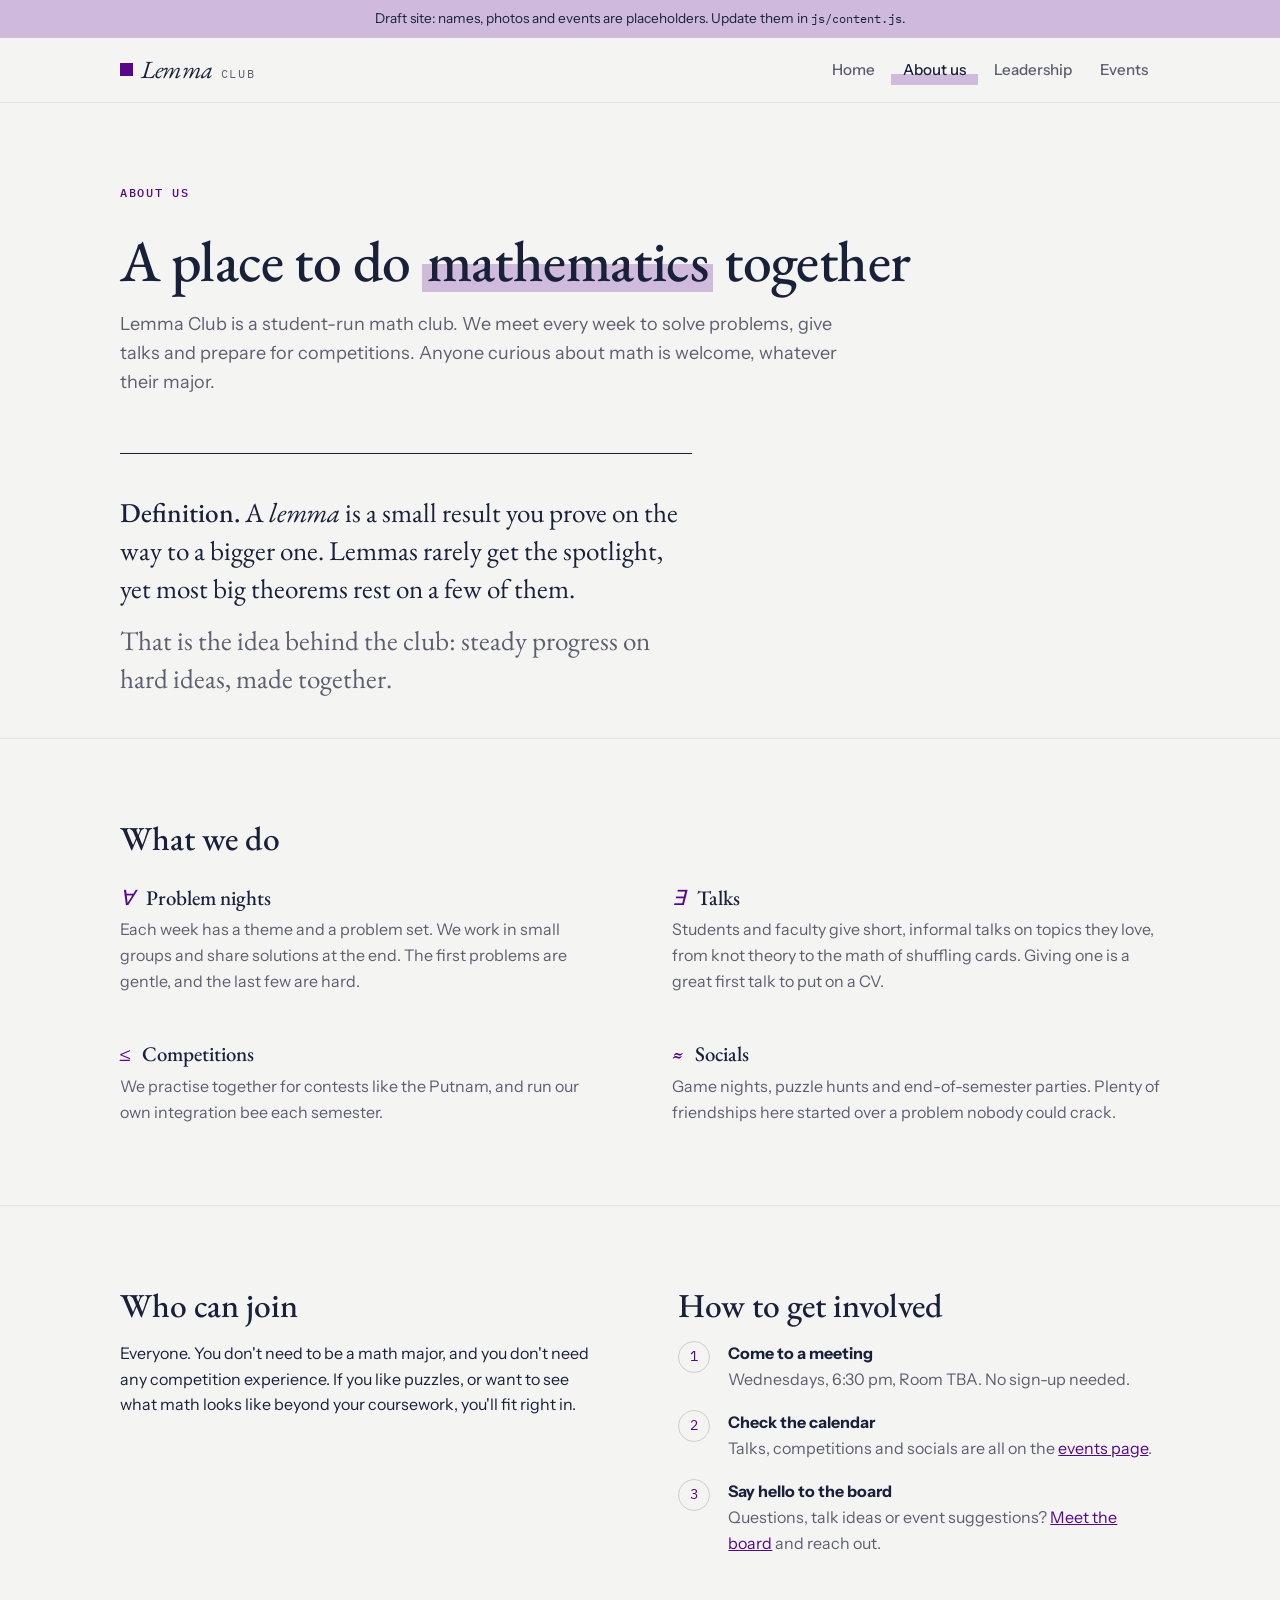
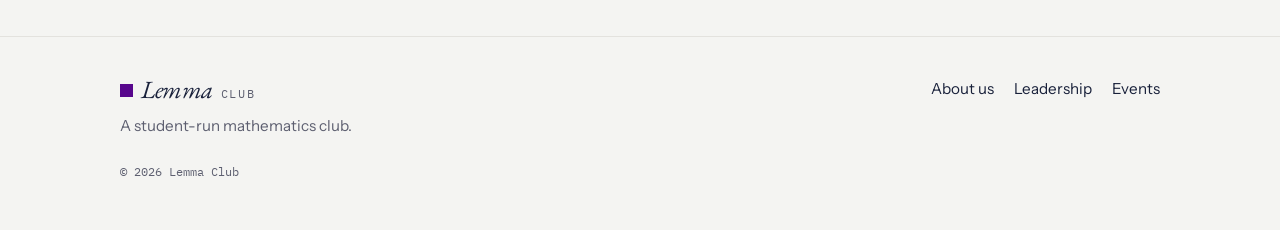
<file: about.html>
<!DOCTYPE html>
<html lang="en">
<head>
  <meta charset="utf-8">
  <meta name="viewport" content="width=device-width, initial-scale=1, viewport-fit=cover">
  <title>About Us | Lemma Club</title>
  <meta name="description" content="What Lemma Club is, what we do, and how to get involved.">
  <link rel="icon" href="assets/favicon.svg" type="image/svg+xml">
  <link rel="preconnect" href="https://fonts.googleapis.com">
  <link rel="preconnect" href="https://fonts.gstatic.com" crossorigin>
  <link rel="stylesheet" href="https://fonts.googleapis.com/css2?family=IBM+Plex+Mono:wght@400;500&family=Instrument+Sans:ital,wght@0,400..700;1,400..700&family=EB+Garamond:ital,wght@0,400..800;1,400..800&display=swap">
  <link rel="stylesheet" href="css/style.css">
</head>
<body>
  <p class="draft-note" hidden>Draft site: names, photos and events are placeholders. Update them in <code>js/content.js</code>.</p>

  <header class="site-header">
    <div class="wrap header-inner">
      <a class="wordmark" href="index.html" aria-label="Lemma Club, home">
        <span class="qed" aria-hidden="true"></span><span class="wm-name">Lemma</span><span class="wm-club">Club</span>
      </a>
      <button class="nav-toggle" type="button" aria-expanded="false" aria-controls="site-nav"><span class="bars" aria-hidden="true"></span>Menu</button>
      <nav class="nav" id="site-nav" aria-label="Main">
        <a href="index.html">Home</a>
        <a href="about.html" aria-current="page">About us</a>
        <a href="leadership.html">Leadership</a>
        <a href="events.html">Events</a>
      </nav>
    </div>
  </header>

  <main>
    <section class="wrap page-head">
      <p class="eyebrow">About us</p>
      <h1>A place to do <span class="mark">mathematics</span> together</h1>
      <p class="lede">Lemma Club is a student-run math club. We meet every week to solve problems, give talks and prepare for competitions. Anyone curious about math is welcome, whatever their major.</p>
    </section>

    <section class="wrap">
      <div class="definition">
        <p><span class="env-head">Definition.</span> A <em>lemma</em> is a small result you prove on the way to a bigger one. Lemmas rarely get the spotlight, yet most big theorems rest on a few of them.</p>
        <p>That is the idea behind the club: steady progress on hard ideas, made together.</p>
      </div>
    </section>

    <section class="section">
      <div class="wrap">
        <div class="section-head">
          <h2>What we do</h2>
        </div>
        <div class="activities">
          <article class="activity">
            <h3><span class="activity-glyph" aria-hidden="true">∀</span>Problem nights</h3>
            <p>Each week has a theme and a problem set. We work in small groups and share solutions at the end. The first problems are gentle, and the last few are hard.</p>
          </article>
          <article class="activity">
            <h3><span class="activity-glyph" aria-hidden="true">∃</span>Talks</h3>
            <p>Students and faculty give short, informal talks on topics they love, from knot theory to the math of shuffling cards. Giving one is a great first talk to put on a CV.</p>
          </article>
          <article class="activity">
            <h3><span class="activity-glyph" aria-hidden="true">≤</span>Competitions</h3>
            <p>We practise together for contests like the Putnam, and run our own integration bee each semester.</p>
          </article>
          <article class="activity">
            <h3><span class="activity-glyph" aria-hidden="true">≈</span>Socials</h3>
            <p>Game nights, puzzle hunts and end-of-semester parties. Plenty of friendships here started over a problem nobody could crack.</p>
          </article>
        </div>
      </div>
    </section>

    <section class="section">
      <div class="wrap split">
        <div>
          <h2>Who can join</h2>
          <p>Everyone. You don't need to be a math major, and you don't need any competition experience. If you like puzzles, or want to see what math looks like beyond your coursework, you'll fit right in.</p>
        </div>
        <div>
          <h2>How to get involved</h2>
          <ol class="steps">
            <li>
              <div>
                <strong>Come to a meeting</strong>
                <span><span data-club="meeting">Wednesdays, 6:30 pm</span>, <span data-club="location">Room TBA</span>. No sign-up needed.</span>
              </div>
            </li>
            <li>
              <div>
                <strong>Check the calendar</strong>
                <span>Talks, competitions and socials are all on the <a href="events.html">events page</a>.</span>
              </div>
            </li>
            <li>
              <div>
                <strong>Say hello to the board</strong>
                <span>Questions, talk ideas or event suggestions? <a href="leadership.html">Meet the board</a> and reach out.</span>
              </div>
            </li>
          </ol>
        </div>
      </div>
    </section>
  </main>

  <footer class="site-footer">
    <div class="wrap footer-inner">
      <div class="footer-brand">
        <a class="wordmark" href="index.html" aria-label="Lemma Club, home">
          <span class="qed" aria-hidden="true"></span><span class="wm-name">Lemma</span><span class="wm-club">Club</span>
        </a>
        <p>A student-run mathematics club.</p>
      </div>
      <nav class="footer-nav" aria-label="Footer">
        <a href="about.html">About us</a>
        <a href="leadership.html">Leadership</a>
        <a href="events.html">Events</a>
        <a data-club-link="instagram" href="#" target="_blank" rel="noopener" hidden>Instagram</a>
      </nav>
      <p class="fine">© <span data-year>2026</span> Lemma Club</p>
    </div>
  </footer>

  <script src="js/content.js"></script>
  <script src="js/main.js"></script>
</body>
</html>
</file>
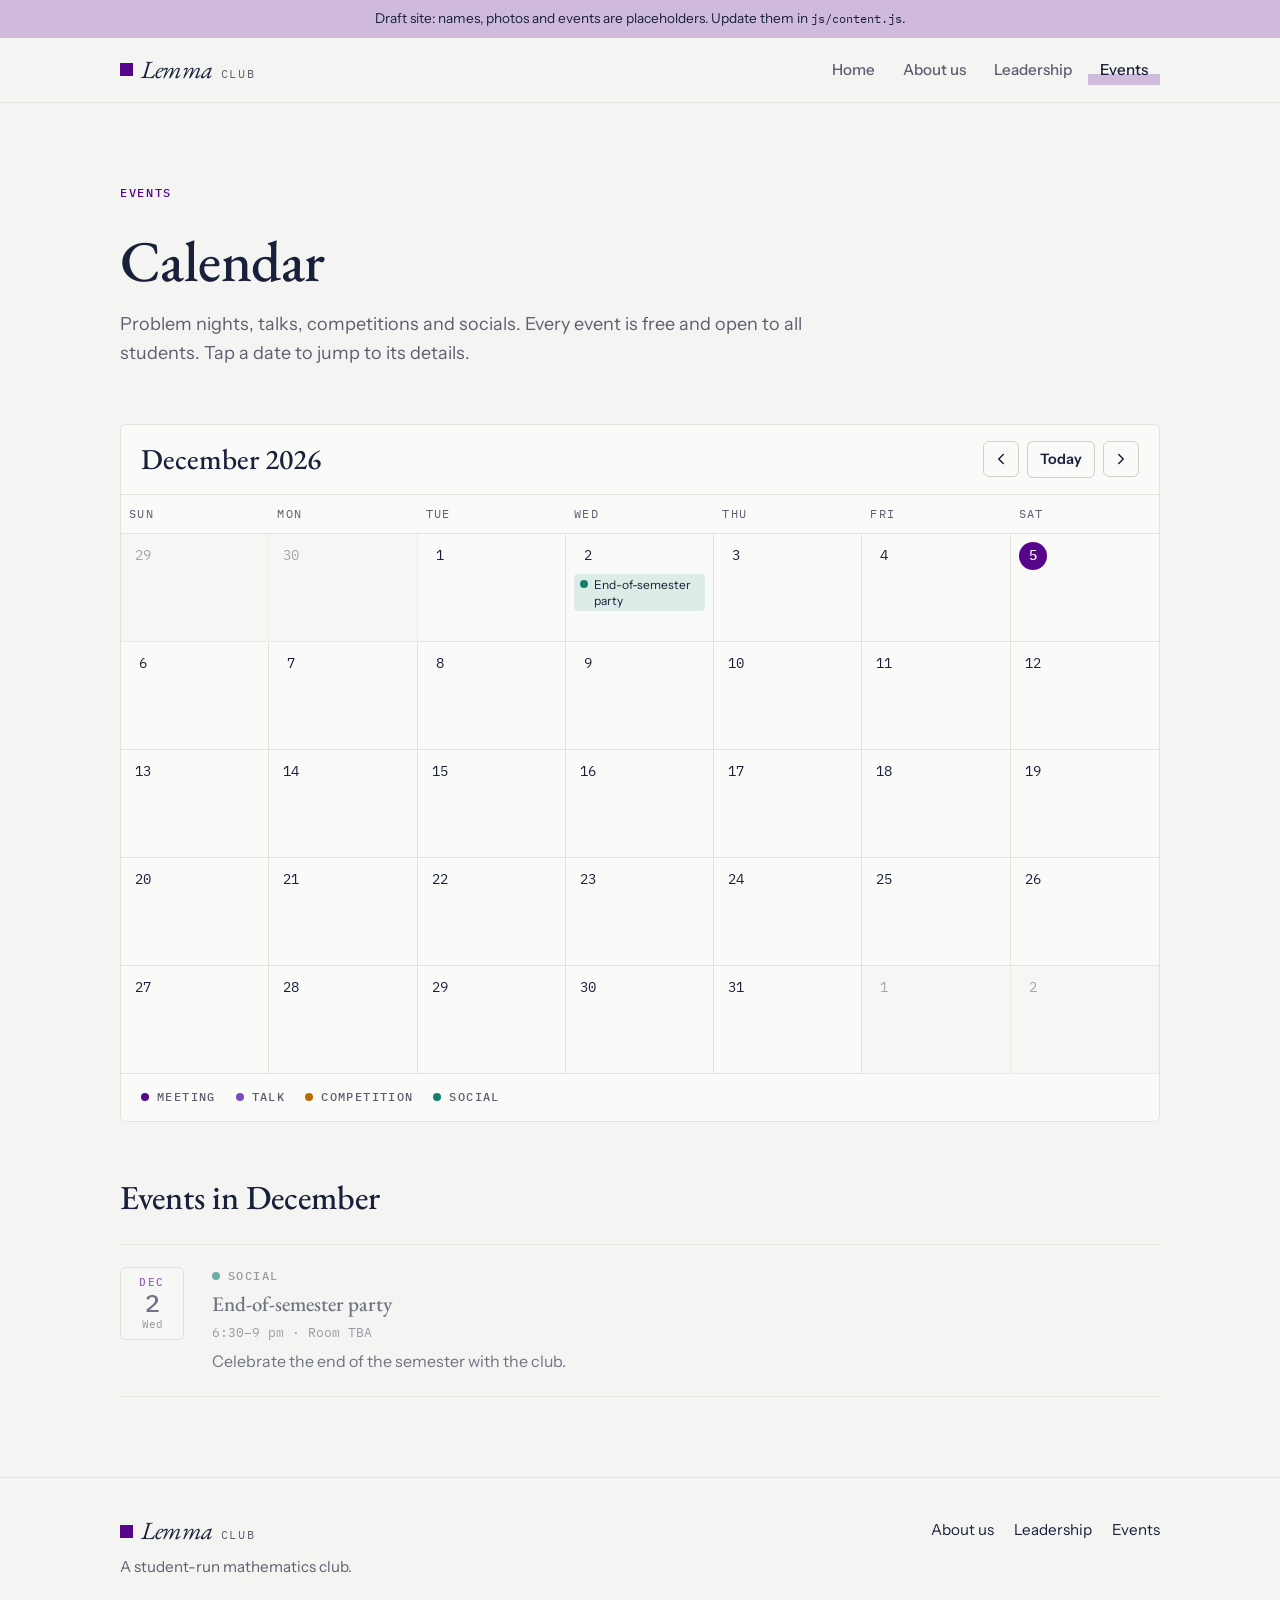
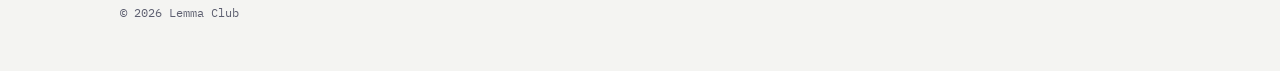
<file: events.html>
<!DOCTYPE html>
<html lang="en">
<head>
  <meta charset="utf-8">
  <meta name="viewport" content="width=device-width, initial-scale=1, viewport-fit=cover">
  <title>Events | Lemma Club</title>
  <meta name="description" content="Lemma Club's calendar of problem nights, talks, competitions and socials.">
  <link rel="icon" href="assets/favicon.svg" type="image/svg+xml">
  <link rel="preconnect" href="https://fonts.googleapis.com">
  <link rel="preconnect" href="https://fonts.gstatic.com" crossorigin>
  <link rel="stylesheet" href="https://fonts.googleapis.com/css2?family=IBM+Plex+Mono:wght@400;500&family=Instrument+Sans:ital,wght@0,400..700;1,400..700&family=EB+Garamond:ital,wght@0,400..800;1,400..800&display=swap">
  <link rel="stylesheet" href="css/style.css">
</head>
<body>
  <p class="draft-note" hidden>Draft site: names, photos and events are placeholders. Update them in <code>js/content.js</code>.</p>

  <header class="site-header">
    <div class="wrap header-inner">
      <a class="wordmark" href="index.html" aria-label="Lemma Club, home">
        <span class="qed" aria-hidden="true"></span><span class="wm-name">Lemma</span><span class="wm-club">Club</span>
      </a>
      <button class="nav-toggle" type="button" aria-expanded="false" aria-controls="site-nav"><span class="bars" aria-hidden="true"></span>Menu</button>
      <nav class="nav" id="site-nav" aria-label="Main">
        <a href="index.html">Home</a>
        <a href="about.html">About us</a>
        <a href="leadership.html">Leadership</a>
        <a href="events.html" aria-current="page">Events</a>
      </nav>
    </div>
  </header>

  <main>
    <section class="wrap page-head">
      <p class="eyebrow">Events</p>
      <h1>Calendar</h1>
      <p class="lede">Problem nights, talks, competitions and socials. Every event is free and open to all students. Tap a date to jump to its details.</p>
    </section>

    <section class="wrap">
      <div class="cal" id="calendar">
        <div class="cal-bar">
          <h2 class="cal-title" id="cal-title" aria-live="polite">Calendar</h2>
          <div class="cal-nav">
            <button class="icon-btn" id="cal-prev" type="button" aria-label="Previous month">
              <svg viewBox="0 0 24 24" fill="none" stroke="currentColor" stroke-width="2" stroke-linecap="round" stroke-linejoin="round" aria-hidden="true"><path d="M15 6l-6 6 6 6"/></svg>
            </button>
            <button class="btn btn-ghost btn-sm" id="cal-today" type="button">Today</button>
            <button class="icon-btn" id="cal-next" type="button" aria-label="Next month">
              <svg viewBox="0 0 24 24" fill="none" stroke="currentColor" stroke-width="2" stroke-linecap="round" stroke-linejoin="round" aria-hidden="true"><path d="M9 6l6 6-6 6"/></svg>
            </button>
          </div>
        </div>
        <div class="cal-grid" id="cal-grid"></div>
        <ul class="cal-legend" aria-label="Event types">
          <li class="tag" data-type="meeting">Meeting</li>
          <li class="tag" data-type="talk">Talk</li>
          <li class="tag" data-type="competition">Competition</li>
          <li class="tag" data-type="social">Social</li>
        </ul>
      </div>
    </section>

    <section class="section section-flush">
      <div class="wrap">
        <div class="section-head">
          <h2 id="month-title">Events this month</h2>
        </div>
        <ul class="ev-list" id="month-events"></ul>
      </div>
    </section>
  </main>

  <footer class="site-footer">
    <div class="wrap footer-inner">
      <div class="footer-brand">
        <a class="wordmark" href="index.html" aria-label="Lemma Club, home">
          <span class="qed" aria-hidden="true"></span><span class="wm-name">Lemma</span><span class="wm-club">Club</span>
        </a>
        <p>A student-run mathematics club.</p>
      </div>
      <nav class="footer-nav" aria-label="Footer">
        <a href="about.html">About us</a>
        <a href="leadership.html">Leadership</a>
        <a href="events.html">Events</a>
        <a data-club-link="instagram" href="#" target="_blank" rel="noopener" hidden>Instagram</a>
      </nav>
      <p class="fine">© <span data-year>2026</span> Lemma Club</p>
    </div>
  </footer>

  <script src="js/content.js"></script>
  <script src="js/main.js"></script>
</body>
</html>
</file>
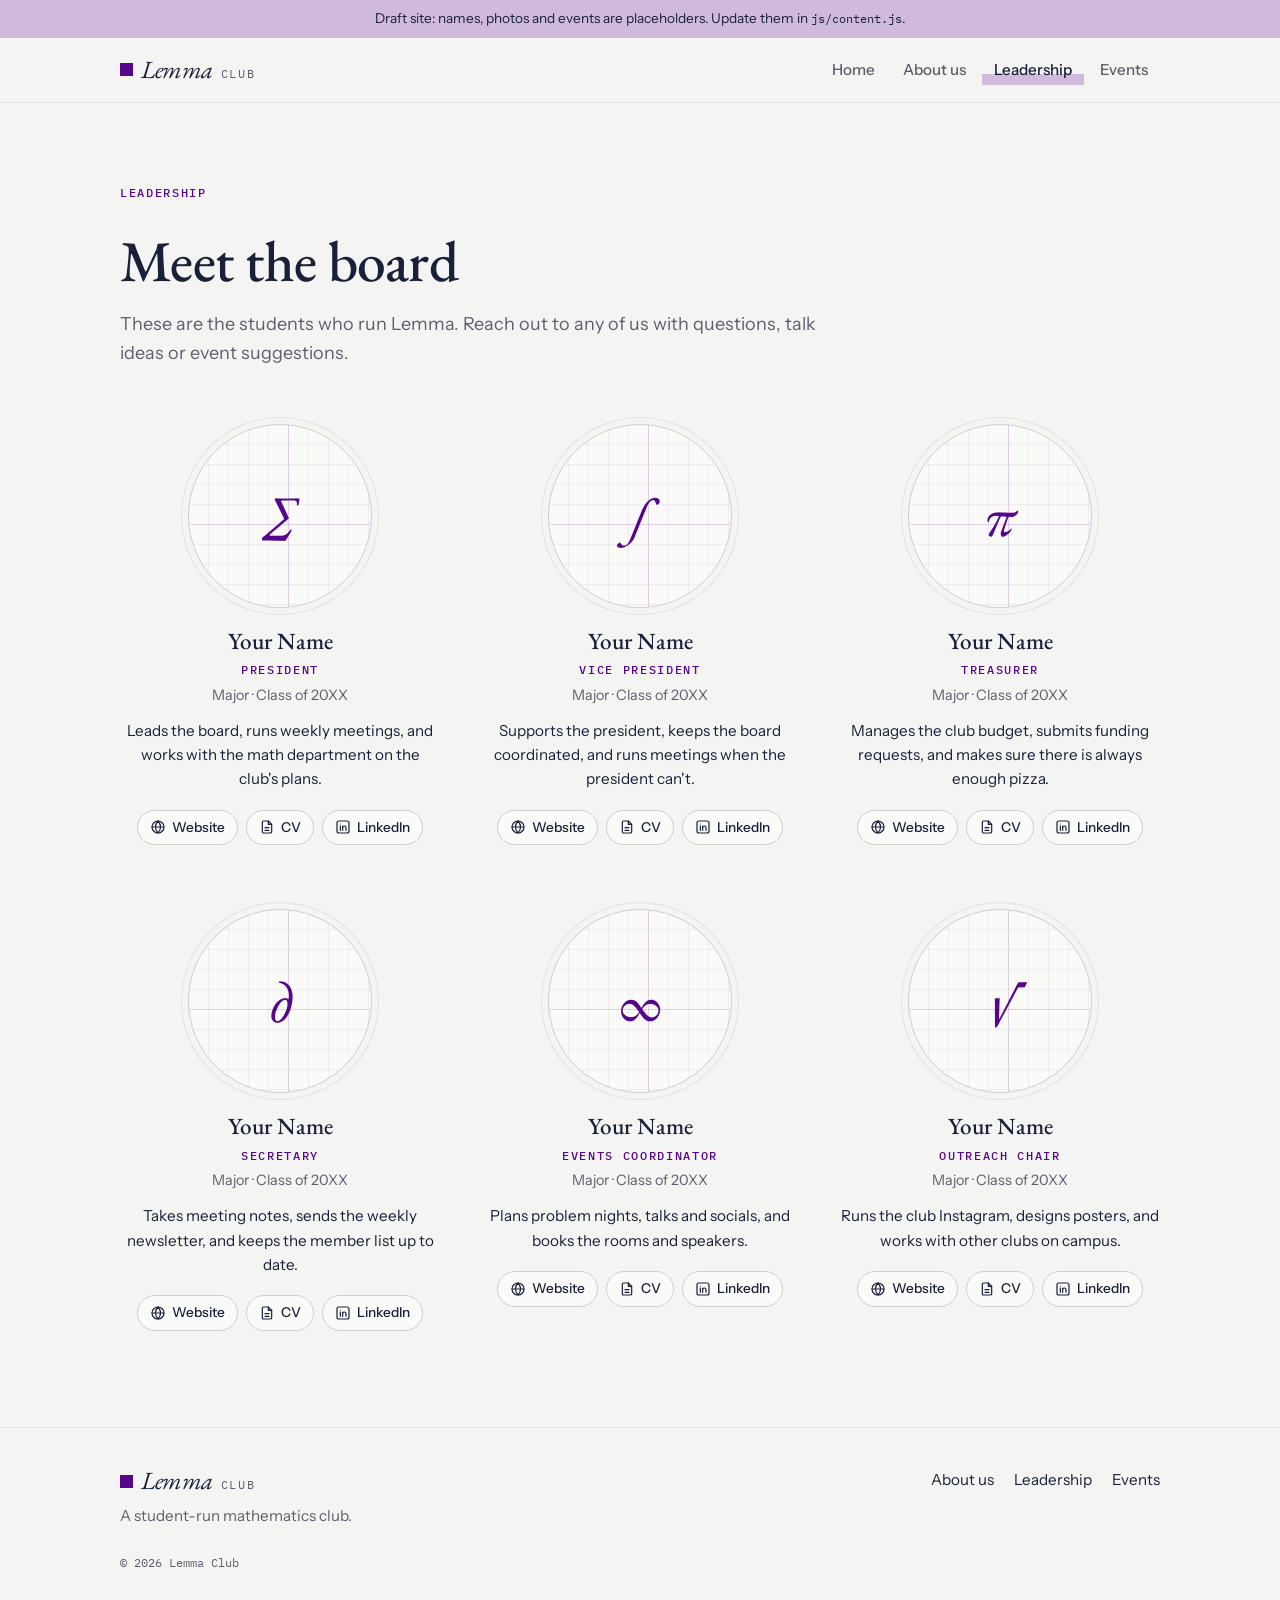
<file: leadership.html>
<!DOCTYPE html>
<html lang="en">
<head>
  <meta charset="utf-8">
  <meta name="viewport" content="width=device-width, initial-scale=1, viewport-fit=cover">
  <title>Leadership | Lemma Club</title>
  <meta name="description" content="Meet the students who run Lemma Club.">
  <link rel="icon" href="assets/favicon.svg" type="image/svg+xml">
  <link rel="preconnect" href="https://fonts.googleapis.com">
  <link rel="preconnect" href="https://fonts.gstatic.com" crossorigin>
  <link rel="stylesheet" href="https://fonts.googleapis.com/css2?family=IBM+Plex+Mono:wght@400;500&family=Instrument+Sans:ital,wght@0,400..700;1,400..700&family=EB+Garamond:ital,wght@0,400..800;1,400..800&display=swap">
  <link rel="stylesheet" href="css/style.css">
</head>
<body>
  <p class="draft-note" hidden>Draft site: names, photos and events are placeholders. Update them in <code>js/content.js</code>.</p>

  <header class="site-header">
    <div class="wrap header-inner">
      <a class="wordmark" href="index.html" aria-label="Lemma Club, home">
        <span class="qed" aria-hidden="true"></span><span class="wm-name">Lemma</span><span class="wm-club">Club</span>
      </a>
      <button class="nav-toggle" type="button" aria-expanded="false" aria-controls="site-nav"><span class="bars" aria-hidden="true"></span>Menu</button>
      <nav class="nav" id="site-nav" aria-label="Main">
        <a href="index.html">Home</a>
        <a href="about.html">About us</a>
        <a href="leadership.html" aria-current="page">Leadership</a>
        <a href="events.html">Events</a>
      </nav>
    </div>
  </header>

  <main>
    <section class="wrap page-head">
      <p class="eyebrow">Leadership</p>
      <h1>Meet the board</h1>
      <p class="lede">These are the students who run Lemma. Reach out to any of us with questions, talk ideas or event suggestions.</p>
    </section>

    <section class="wrap">
      <ul class="board" id="board"></ul>
    </section>
  </main>

  <footer class="site-footer">
    <div class="wrap footer-inner">
      <div class="footer-brand">
        <a class="wordmark" href="index.html" aria-label="Lemma Club, home">
          <span class="qed" aria-hidden="true"></span><span class="wm-name">Lemma</span><span class="wm-club">Club</span>
        </a>
        <p>A student-run mathematics club.</p>
      </div>
      <nav class="footer-nav" aria-label="Footer">
        <a href="about.html">About us</a>
        <a href="leadership.html">Leadership</a>
        <a href="events.html">Events</a>
        <a data-club-link="instagram" href="#" target="_blank" rel="noopener" hidden>Instagram</a>
      </nav>
      <p class="fine">© <span data-year>2026</span> Lemma Club</p>
    </div>
  </footer>

  <script src="js/content.js"></script>
  <script src="js/main.js"></script>
</body>
</html>
</file>
<file: css/style.css>
/* Lemma Club — shared styles
   Palette: off-white paper, navy ink, violet accent, light-purple highlighter.
   The site stays light in both light and dark mode.
   Type: EB Garamond for display,
         Instrument Sans for text, IBM Plex Mono for labels and dates. */

:root {
  --paper: #f4f4f2;
  --surface: #fafaf8;
  --ink: #18203a;
  --muted: #5d5f70;
  --rule: #e3e2de;
  --rule-strong: #d0cfc9;
  --hover: rgba(24, 32, 58, 0.06);
  --grid: rgba(87, 6, 140, 0.06);
  --grid-strong: rgba(87, 6, 140, 0.12);
  --accent: #57068c;
  --accent-ink: #ffffff;
  --mark: rgba(171, 130, 197, 0.5);
  --t-meeting: #57068c;
  --t-talk: #7b4bc4;
  --t-competition: #b86e00;
  --t-social: #13806c;

  --font-display: "EB Garamond", "Times New Roman", Times, serif;
  --font-body: "Instrument Sans", system-ui, -apple-system, "Segoe UI", Roboto, sans-serif;
  --font-mono: "IBM Plex Mono", ui-monospace, "SFMono-Regular", Menlo, Consolas, monospace;

  --gutter: clamp(16px, 4vw, 40px);
  --radius: 6px;
  color-scheme: light;
}

/* ---------- Base ---------- */

*,
*::before,
*::after {
  box-sizing: border-box;
}

html {
  -webkit-text-size-adjust: 100%;
}

body {
  margin: 0;
  background: var(--paper);
  color: var(--ink);
  font-family: var(--font-body);
  font-size: 16px;
  line-height: 1.6;
}

[hidden] {
  display: none !important;
}

img {
  max-width: 100%;
}

a {
  color: var(--accent);
}

:focus-visible {
  outline: 2px solid var(--accent);
  outline-offset: 2px;
}

h1,
h2,
h3 {
  margin: 0;
  font-family: var(--font-display);
  font-weight: 500;
  line-height: 1.15;
  text-wrap: balance;
}

h1 {
  font-size: clamp(2.25rem, 5.5vw, 3.6rem);
  letter-spacing: -0.01em;
}

h2 {
  font-size: clamp(1.6rem, 3vw, 2.1rem);
}

h3 {
  font-size: 1.3rem;
}

p {
  margin: 0;
}

code {
  font-family: var(--font-mono);
  font-size: 0.9em;
}

.wrap {
  width: 100%;
  max-width: 1120px;
  margin-inline: auto;
  padding-inline: var(--gutter);
}

.eyebrow {
  margin-bottom: 10px;
  font-family: var(--font-mono);
  font-size: 0.75rem;
  font-weight: 500;
  letter-spacing: 0.14em;
  text-transform: uppercase;
  color: var(--accent);
}

.lede {
  max-width: 60ch;
  font-size: 1.125rem;
  color: var(--muted);
}

/* Highlighter stroke behind a word */
.mark {
  background: linear-gradient(transparent 55%, var(--mark) 55%, var(--mark) 92%, transparent 92%);
  padding-inline: 0.08em;
  -webkit-box-decoration-break: clone;
  box-decoration-break: clone;
}

/* The QED tombstone, drawn as a square */
.tomb {
  display: inline-block;
  width: 0.62em;
  height: 0.62em;
  margin-left: 0.3em;
  background: currentColor;
  vertical-align: -0.02em;
}

/* Graph paper, used behind photo placeholders */
.graph {
  background-color: var(--surface);
  background-image:
    linear-gradient(var(--grid-strong) 1px, transparent 1px),
    linear-gradient(90deg, var(--grid-strong) 1px, transparent 1px),
    linear-gradient(var(--grid) 1px, transparent 1px),
    linear-gradient(90deg, var(--grid) 1px, transparent 1px);
  background-size: 100px 100px, 100px 100px, 20px 20px, 20px 20px;
  background-position: -1px -1px;
}

/* ---------- Buttons ---------- */

.btn {
  display: inline-flex;
  align-items: center;
  gap: 8px;
  padding: 10px 18px;
  border: 1px solid var(--accent);
  border-radius: var(--radius);
  background: var(--accent);
  color: var(--accent-ink);
  font: inherit;
  font-weight: 600;
  text-decoration: none;
  cursor: pointer;
  transition: filter 0.15s ease, background-color 0.15s ease;
}

.btn:hover {
  filter: brightness(1.1);
}

.btn-ghost {
  border-color: var(--rule-strong);
  background: transparent;
  color: var(--ink);
}

.btn-ghost:hover {
  filter: none;
  background: var(--hover);
}

.btn-sm {
  padding: 6px 12px;
  font-size: 0.9rem;
}

.cta-row {
  display: flex;
  flex-wrap: wrap;
  gap: 12px;
}

.text-link {
  font-weight: 600;
  text-decoration: none;
}

.text-link:hover {
  text-decoration: underline;
  text-underline-offset: 3px;
}

/* ---------- Draft note ---------- */

.draft-note {
  padding-block: 8px;
  padding-inline: var(--gutter);
  background: var(--mark);
  color: var(--ink);
  font-size: 0.85rem;
  text-align: center;
}

/* ---------- Header ---------- */

.site-header {
  position: sticky;
  top: env(safe-area-inset-top, 0px);
  z-index: 20;
  border-bottom: 1px solid var(--rule);
  background: var(--paper);
  background: color-mix(in srgb, var(--paper) 90%, transparent);
  -webkit-backdrop-filter: blur(10px);
  backdrop-filter: blur(10px);
}

.header-inner {
  position: relative;
  display: flex;
  align-items: center;
  justify-content: space-between;
  gap: 16px;
  min-height: 64px;
}

.wordmark {
  display: inline-flex;
  align-items: baseline;
  gap: 8px;
  color: var(--ink);
  text-decoration: none;
}

.wordmark .qed {
  align-self: center;
  width: 13px;
  height: 13px;
  background: var(--accent);
}

.wm-name {
  font-family: var(--font-display);
  font-size: 1.55rem;
  font-style: italic;
  font-weight: 400;
  line-height: 1;
  letter-spacing: -0.02em;
}

.wm-club {
  font-family: var(--font-mono);
  font-size: 0.72rem;
  letter-spacing: 0.16em;
  text-transform: uppercase;
  color: var(--muted);
}

.nav {
  display: flex;
  gap: 4px;
}

.nav a {
  position: relative;
  z-index: 0;
  padding: 8px 12px;
  border-radius: var(--radius);
  color: var(--muted);
  font-size: 0.95rem;
  font-weight: 500;
  text-decoration: none;
}

.nav a::after {
  content: "";
  position: absolute;
  inset: 0;
  z-index: -1;
  background: linear-gradient(transparent 60%, var(--mark) 60%, var(--mark) 88%, transparent 88%);
  transform: scaleX(0);
  transform-origin: left center;
  transition: transform 0.35s ease;
  pointer-events: none;
}

.nav a:hover,
.nav a:focus-visible {
  color: var(--ink);
}

.nav a:hover::after,
.nav a:focus-visible::after,
.nav a[aria-current="page"]::after {
  transform: scaleX(1);
}

.nav a[aria-current="page"] {
  color: var(--ink);
}

.nav-toggle {
  display: none;
  align-items: center;
  gap: 8px;
  padding: 8px 12px;
  border: 1px solid var(--rule-strong);
  border-radius: var(--radius);
  background: transparent;
  color: var(--ink);
  font: inherit;
  font-size: 0.9rem;
  font-weight: 500;
  cursor: pointer;
}

.bars,
.bars::before,
.bars::after {
  display: block;
  width: 16px;
  height: 2px;
  background: currentColor;
}

.bars {
  position: relative;
}

.bars::before,
.bars::after {
  content: "";
  position: absolute;
  left: 0;
}

.bars::before {
  top: -5px;
}

.bars::after {
  top: 5px;
}

@media (max-width: 720px) {
  .nav-toggle {
    display: inline-flex;
  }

  .nav {
    display: none;
    position: absolute;
    top: 100%;
    left: 0;
    right: 0;
    flex-direction: column;
    padding: 8px var(--gutter) 16px;
    border-bottom: 1px solid var(--rule);
    background: var(--paper);
  }

  .site-header.is-open .nav {
    display: flex;
  }

  .nav a {
    padding: 12px;
    font-size: 1.05rem;
  }
}

/* ---------- Sections ---------- */

.section {
  padding-block: clamp(48px, 7vw, 80px);
  border-top: 1px solid var(--rule);
}

.section-head {
  display: flex;
  flex-wrap: wrap;
  align-items: baseline;
  justify-content: space-between;
  gap: 8px 24px;
  margin-bottom: 28px;
}

.page-head {
  display: grid;
  gap: 16px;
  padding-block: clamp(40px, 7vw, 80px) clamp(32px, 5vw, 56px);
}

/* ---------- Home: hero ---------- */

.hero {
  padding-block: clamp(20px, 3vw, 32px) clamp(48px, 7vw, 80px);
}

.photo-frame {
  position: relative;
  margin: 0;
  max-width: 100%;
  overflow: hidden;
  border: 1px solid var(--rule);
  border-radius: var(--radius);
  background: var(--surface);
}

.group-photo {
  aspect-ratio: 16 / 8;
}

.photo-frame img {
  display: block;
  width: 100%;
  height: 100%;
  object-fit: cover;
}

.photo-empty {
  display: none;
  position: absolute;
  inset: 0;
  place-content: center;
  gap: 6px;
  padding: 16px;
  text-align: center;
}

.photo-frame.is-empty img {
  display: none;
}

.photo-frame.is-empty .photo-empty {
  display: grid;
}

.photo-empty-title {
  font-family: var(--font-display);
  font-size: clamp(1.4rem, 3vw, 2rem);
  font-style: italic;
}

.photo-empty-hint {
  font-family: var(--font-mono);
  font-size: 0.8rem;
  color: var(--muted);
}

.photo-caption {
  margin-top: 10px;
  font-family: var(--font-mono);
  font-size: 0.78rem;
  letter-spacing: 0.04em;
  color: var(--muted);
}

.hero-text {
  display: grid;
  grid-template-columns: minmax(0, 1.5fr) minmax(0, 1fr);
  align-items: start;
  gap: clamp(24px, 5vw, 64px);
  margin-top: clamp(28px, 4vw, 48px);
}

.thm {
  font-family: var(--font-display);
  font-size: clamp(1.75rem, 3.8vw, 2.75rem);
  line-height: 1.2;
  text-wrap: balance;
}

.thm-head {
  font-weight: 500;
}

.thm-body {
  font-style: italic;
}

.hero-side {
  display: grid;
  gap: 20px;
}

.proof {
  font-size: 1.1rem;
}

.proof-head {
  font-family: var(--font-display);
  font-size: 1.15em;
  font-style: italic;
}

.hero-side .lede {
  font-size: 1rem;
}

@media (max-width: 760px) {
  .group-photo {
    aspect-ratio: 4 / 3;
  }

  .hero-text {
    grid-template-columns: minmax(0, 1fr);
  }
}

/* ---------- Home: join ---------- */

.join-grid {
  display: grid;
  grid-template-columns: minmax(0, 1fr) minmax(0, 1fr);
  gap: clamp(28px, 5vw, 64px);
  align-items: start;
}

.join-grid .lede {
  margin-top: 14px;
}

.facts {
  display: grid;
  margin: 0;
}

.facts > div {
  display: grid;
  grid-template-columns: 120px minmax(0, 1fr);
  gap: 16px;
  padding-block: 14px;
  border-bottom: 1px solid var(--rule);
}

.facts > div:first-child {
  border-top: 1px solid var(--rule);
}

.facts dt {
  font-family: var(--font-mono);
  font-size: 0.75rem;
  letter-spacing: 0.12em;
  text-transform: uppercase;
  color: var(--muted);
  padding-top: 3px;
}

.facts dd {
  display: flex;
  flex-wrap: wrap;
  gap: 4px 16px;
  margin: 0;
  font-weight: 500;
  overflow-wrap: anywhere;
}

.facts dd [data-links-empty] {
  color: var(--muted);
  font-weight: 400;
}

@media (max-width: 760px) {
  .join-grid {
    grid-template-columns: minmax(0, 1fr);
  }

  .facts > div {
    grid-template-columns: 96px minmax(0, 1fr);
  }
}

/* ---------- Events list ---------- */

.ev-list {
  display: grid;
  margin: 0;
  padding: 0;
  list-style: none;
}

.ev {
  display: grid;
  grid-template-columns: 64px minmax(0, 1fr);
  gap: clamp(16px, 3vw, 28px);
  padding-block: 22px;
  border-bottom: 1px solid var(--rule);
  scroll-margin-top: 96px;
  transition: background-color 0.3s ease;
}

.ev:first-child {
  border-top: 1px solid var(--rule);
}

.ev.is-highlight {
  background: linear-gradient(90deg, var(--mark), transparent 70%);
}

.ev.is-past {
  opacity: 0.6;
}

.ev-date {
  display: flex;
  flex-direction: column;
  align-items: center;
  align-self: start;
  padding-block: 8px;
  border: 1px solid var(--rule-strong);
  border-radius: var(--radius);
  background: var(--surface);
  font-family: var(--font-mono);
  line-height: 1.15;
}

.ev-mon {
  font-size: 0.7rem;
  font-weight: 500;
  letter-spacing: 0.12em;
  text-transform: uppercase;
  color: var(--accent);
}

.ev-day {
  font-size: 1.55rem;
  font-weight: 500;
  font-variant-numeric: tabular-nums;
}

.ev-dow {
  font-size: 0.7rem;
  color: var(--muted);
}

.ev-body {
  display: grid;
  gap: 6px;
  max-width: 68ch;
}

.ev-title {
  font-size: 1.3rem;
}

.ev-meta {
  font-family: var(--font-mono);
  font-size: 0.82rem;
  color: var(--muted);
}

.ev-empty {
  padding-block: 22px;
  border-block: 1px solid var(--rule);
  color: var(--muted);
}

.tag {
  display: inline-flex;
  align-items: center;
  gap: 8px;
  font-family: var(--font-mono);
  font-size: 0.72rem;
  font-weight: 500;
  letter-spacing: 0.12em;
  text-transform: uppercase;
  color: var(--muted);
}

.tag::before,
.dot {
  content: "";
  flex: none;
  width: 8px;
  height: 8px;
  border-radius: 50%;
  background: var(--type-color, var(--accent));
}

[data-type="meeting"] {
  --type-color: var(--t-meeting);
}

[data-type="talk"] {
  --type-color: var(--t-talk);
}

[data-type="competition"] {
  --type-color: var(--t-competition);
}

[data-type="social"] {
  --type-color: var(--t-social);
}

/* ---------- About ---------- */

.definition {
  max-width: 44ch;
  padding-block: clamp(28px, 4vw, 40px);
  border-top: 1px solid var(--ink);
  font-family: var(--font-display);
  font-size: clamp(1.3rem, 2.6vw, 1.7rem);
  line-height: 1.4;
}

.definition p + p {
  margin-top: 14px;
  color: var(--muted);
}

.env-head {
  font-weight: 500;
}

.activities {
  display: grid;
  grid-template-columns: repeat(2, minmax(0, 1fr));
  gap: clamp(28px, 4vw, 48px) clamp(24px, 5vw, 64px);
}

.activity {
  display: grid;
  gap: 8px;
  align-content: start;
  max-width: 52ch;
}

.activity h3 {
  display: flex;
  align-items: baseline;
  gap: 12px;
}

.activity-glyph {
  font-family: var(--font-display);
  font-style: italic;
  color: var(--accent);
}

.activity p {
  color: var(--muted);
}

.split {
  display: grid;
  grid-template-columns: minmax(0, 1fr) minmax(0, 1fr);
  gap: clamp(32px, 6vw, 80px);
}

.split h2 {
  margin-bottom: 16px;
}

.split p {
  max-width: 60ch;
}

.steps {
  display: grid;
  gap: 18px;
  margin: 0;
  padding: 0;
  list-style: none;
  counter-reset: step;
}

.steps li {
  display: grid;
  grid-template-columns: 36px minmax(0, 1fr);
  gap: 14px;
  counter-increment: step;
}

.steps li::before {
  content: counter(step);
  display: grid;
  place-items: center;
  width: 32px;
  height: 32px;
  border: 1px solid var(--rule-strong);
  border-radius: 50%;
  font-family: var(--font-mono);
  font-size: 0.85rem;
  color: var(--accent);
}

.steps strong {
  display: block;
}

.steps span {
  color: var(--muted);
}

@media (max-width: 760px) {
  .activities,
  .split {
    grid-template-columns: minmax(0, 1fr);
  }
}

/* ---------- Leadership ---------- */

.board {
  display: grid;
  grid-template-columns: repeat(auto-fill, minmax(min(100%, 280px), 1fr));
  gap: clamp(40px, 6vw, 64px) clamp(24px, 4vw, 40px);
  margin: 0;
  padding: 0 0 clamp(56px, 8vw, 96px);
  list-style: none;
}

.person {
  display: flex;
  flex-direction: column;
  align-items: center;
  text-align: center;
}

.avatar {
  position: relative;
  display: grid;
  place-items: center;
  width: clamp(150px, 36vw, 184px);
  max-width: 100%;
  aspect-ratio: 1;
  margin-bottom: 20px;
  overflow: hidden;
  border: 1px solid var(--rule-strong);
  border-radius: 50%;
  box-shadow: 0 0 0 6px var(--paper), 0 0 0 7px var(--rule);
}

.avatar img {
  width: 100%;
  height: 100%;
  object-fit: cover;
}

.avatar-glyph {
  display: none;
  font-family: var(--font-display);
  font-size: 3.6rem;
  font-style: italic;
  line-height: 1;
  color: var(--accent);
}

.avatar.is-empty img {
  display: none;
}

.avatar.is-empty .avatar-glyph {
  display: block;
}

.person-name {
  font-size: 1.45rem;
}

.person-role {
  margin-top: 6px;
  font-family: var(--font-mono);
  font-size: 0.75rem;
  font-weight: 500;
  letter-spacing: 0.14em;
  text-transform: uppercase;
  color: var(--accent);
}

.person-details {
  margin-top: 4px;
  font-size: 0.9rem;
  color: var(--muted);
}

.person-bio {
  max-width: 34ch;
  margin-top: 12px;
  font-size: 0.95rem;
}

.person-links {
  display: flex;
  flex-wrap: wrap;
  justify-content: center;
  gap: 8px;
  margin-top: 18px;
}

.plink {
  display: inline-flex;
  align-items: center;
  gap: 6px;
  padding: 6px 12px;
  border: 1px solid var(--rule-strong);
  border-radius: 999px;
  background: var(--surface);
  color: var(--ink);
  font-size: 0.85rem;
  font-weight: 500;
  text-decoration: none;
  transition: border-color 0.15s ease, color 0.15s ease;
}

.plink:hover {
  border-color: var(--accent);
  color: var(--accent);
}

.plink svg {
  width: 16px;
  height: 16px;
  flex: none;
}

/* ---------- Calendar ---------- */

.cal {
  border: 1px solid var(--rule);
  border-radius: var(--radius);
  background: var(--surface);
  overflow: hidden;
}

.cal-bar {
  display: flex;
  flex-wrap: wrap;
  align-items: center;
  justify-content: space-between;
  gap: 12px;
  padding: 16px clamp(12px, 2vw, 20px);
  border-bottom: 1px solid var(--rule);
}

.cal-title {
  font-size: clamp(1.4rem, 3vw, 1.8rem);
}

.cal-nav {
  display: flex;
  align-items: center;
  gap: 8px;
}

.icon-btn {
  display: grid;
  place-items: center;
  width: 36px;
  height: 36px;
  padding: 0;
  border: 1px solid var(--rule-strong);
  border-radius: var(--radius);
  background: transparent;
  color: var(--ink);
  cursor: pointer;
}

.icon-btn:hover {
  background: var(--hover);
}

.icon-btn svg {
  width: 18px;
  height: 18px;
}

.cal-grid {
  display: grid;
  grid-template-columns: repeat(7, minmax(0, 1fr));
}

.cal-dow {
  padding: 10px 8px;
  border-bottom: 1px solid var(--rule);
  font-family: var(--font-mono);
  font-size: 0.72rem;
  letter-spacing: 0.12em;
  text-transform: uppercase;
  color: var(--muted);
}

.cal-dow .short {
  display: none;
}

.cal-cell {
  display: flex;
  flex-direction: column;
  gap: 4px;
  min-width: 0;
  min-height: 108px;
  padding: 8px;
  border: 0;
  border-right: 1px solid var(--rule);
  border-bottom: 1px solid var(--rule);
  background: transparent;
  color: var(--ink);
  font: inherit;
  text-align: left;
}

.cal-cell:nth-child(7n) {
  border-right: 0;
}

button.cal-cell {
  cursor: pointer;
}

button.cal-cell:hover {
  background: var(--hover);
}

.cal-cell.is-other {
  color: var(--muted);
  background: var(--paper);
  opacity: 0.55;
}

.cal-num {
  display: grid;
  place-items: center;
  width: 28px;
  height: 28px;
  border-radius: 50%;
  font-family: var(--font-mono);
  font-size: 0.85rem;
  font-variant-numeric: tabular-nums;
}

.cal-cell.is-today .cal-num {
  background: var(--accent);
  color: var(--accent-ink);
  font-weight: 500;
}

.chips {
  display: grid;
  gap: 4px;
}

.chip {
  display: flex;
  align-items: baseline;
  gap: 6px;
  padding: 3px 6px;
  border-radius: 4px;
  background: color-mix(in srgb, var(--type-color) 12%, transparent);
  font-size: 0.75rem;
  line-height: 1.3;
  overflow-wrap: anywhere;
}

.chip .dot {
  transform: translateY(-1px);
}

.cal-legend {
  display: flex;
  flex-wrap: wrap;
  gap: 8px 20px;
  margin: 0;
  padding: 14px clamp(12px, 2vw, 20px);
  list-style: none;
}

@media (max-width: 720px) {
  .cal-dow {
    padding: 8px 0;
    text-align: center;
  }

  .cal-dow .long {
    display: none;
  }

  .cal-dow .short {
    display: inline;
  }

  .cal-cell {
    align-items: center;
    min-height: 58px;
    padding: 6px 2px;
  }

  .chips {
    display: flex;
    flex-wrap: wrap;
    justify-content: center;
    gap: 3px;
  }

  .chip {
    padding: 0;
    background: none;
  }

  .chip-label {
    position: absolute;
    width: 1px;
    height: 1px;
    overflow: hidden;
    clip: rect(0 0 0 0);
    white-space: nowrap;
  }
}

/* ---------- Footer ---------- */

.site-footer {
  padding-block: 40px 48px;
  border-top: 1px solid var(--rule);
}

.footer-inner {
  display: grid;
  grid-template-columns: minmax(0, 1fr) auto;
  gap: 24px 40px;
  align-items: start;
}

.footer-brand {
  display: grid;
  gap: 10px;
}

.footer-brand p {
  color: var(--muted);
  font-size: 0.95rem;
}

.footer-nav {
  display: flex;
  flex-wrap: wrap;
  gap: 8px 20px;
}

.footer-nav a {
  color: var(--ink);
  font-size: 0.95rem;
  text-decoration: none;
}

.footer-nav a:hover {
  color: var(--accent);
}

.fine {
  grid-column: 1 / -1;
  font-family: var(--font-mono);
  font-size: 0.78rem;
  color: var(--muted);
}

@media (max-width: 600px) {
  .footer-inner {
    grid-template-columns: minmax(0, 1fr);
  }
}

@media (prefers-reduced-motion: reduce) {
  *,
  *::before,
  *::after {
    transition: none !important;
    scroll-behavior: auto !important;
  }
}

.section-flush {
  padding-top: clamp(32px, 5vw, 56px);
  border-top: 0;
}
</file>
